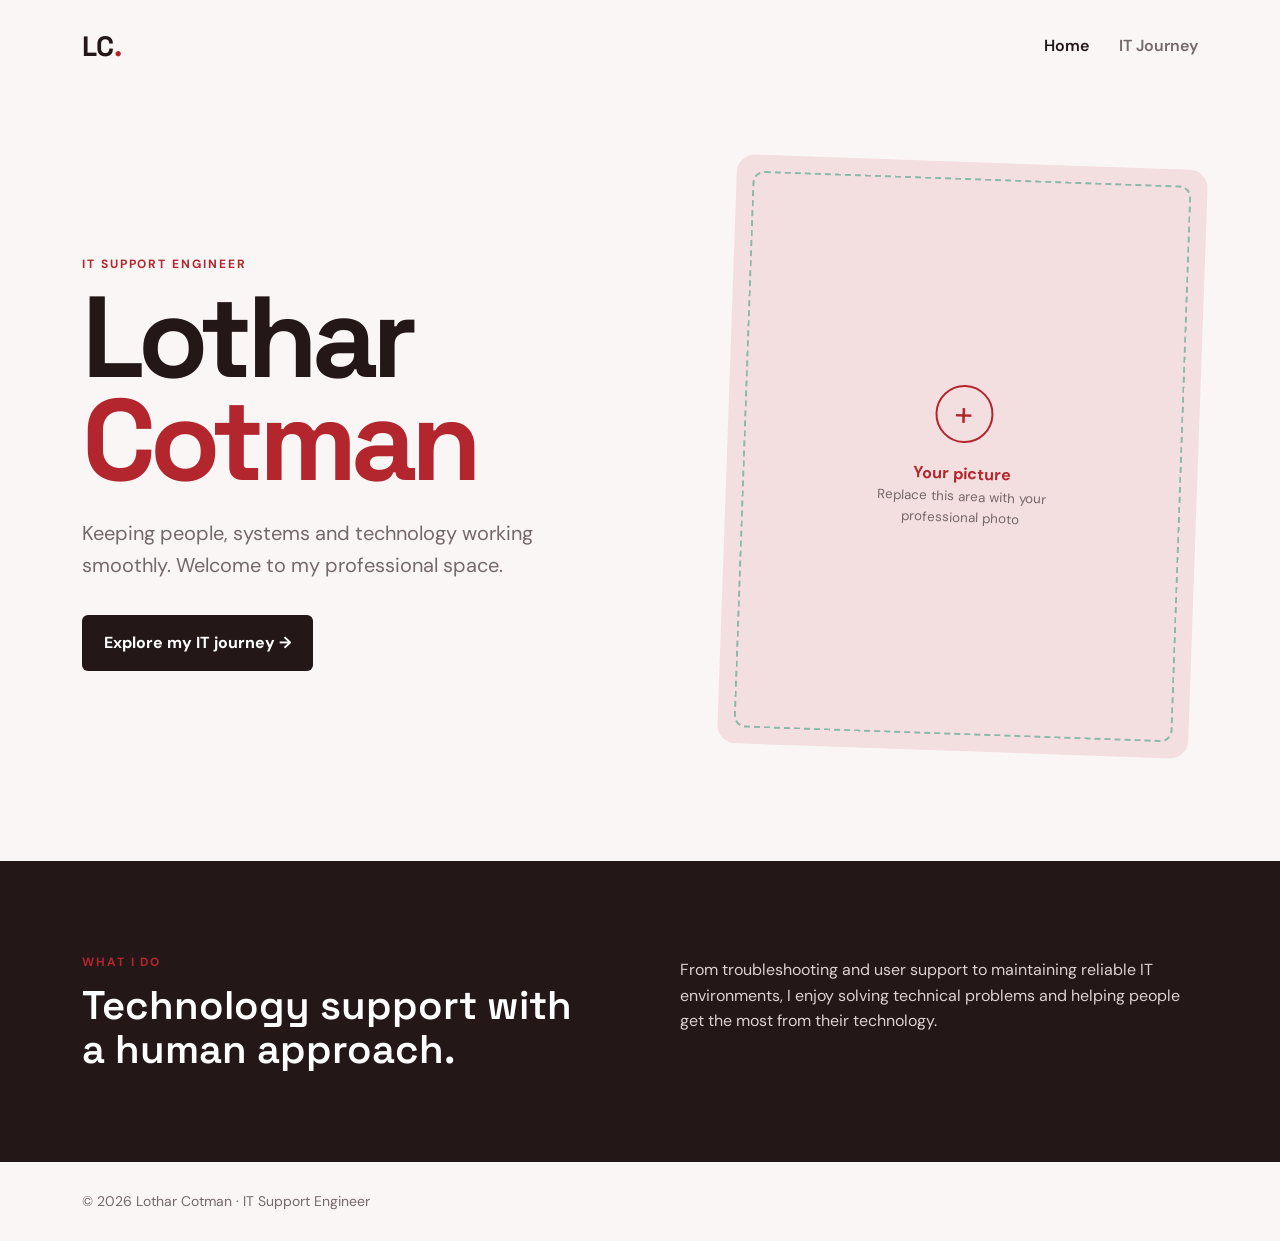
<file: index.html>
<!DOCTYPE html>
<html lang="en">
<head>
  <meta charset="UTF-8">
  <meta name="viewport" content="width=device-width, initial-scale=1.0">
  <title>Lothar Cotman | IT Support Engineerrrrrrr</title>
  <link rel="stylesheet" href="style.css?v=2">
</head>
<body>
  <header class="site-header">
    <a class="logo" href="index.html">LC<span>.</span></a>
    <nav>
      <a class="active" href="index.html">Home</a>
      <a href="journey.html">IT Journey</a>
    </nav>
  </header>

  <main class="hero">
    <section class="hero-copy">
      <p class="eyebrow">IT SUPPORT ENGINEER</p>
      <h1>Lothar<br><span>Cotman</span></h1>
      <p class="intro">
        Keeping people, systems and technology working smoothly.
        Welcome to my professional space.
      </p>
      <a class="button" href="journey.html">Explore my IT journey →</a>
    </section>

    <section class="photo-card" aria-label="Space for a profile picture">
      <div class="photo-placeholder">
        <div class="camera-icon">+</div>
        <p>Your picture</p>
        <small>Replace this area with your professional photo</small>
      </div>
    </section>
  </main>

  <section class="quick-intro">
    <div>
      <p class="eyebrow">WHAT I DO</p>
      <h2>Technology support with a human approach.</h2>
    </div>
    <p>
      From troubleshooting and user support to maintaining reliable IT
      environments, I enjoy solving technical problems and helping people
      get the most from their technology.
    </p>
  </section>

  <footer>© 2026 Lothar Cotman · IT Support Engineer</footer>
</body>
</html>
</file>
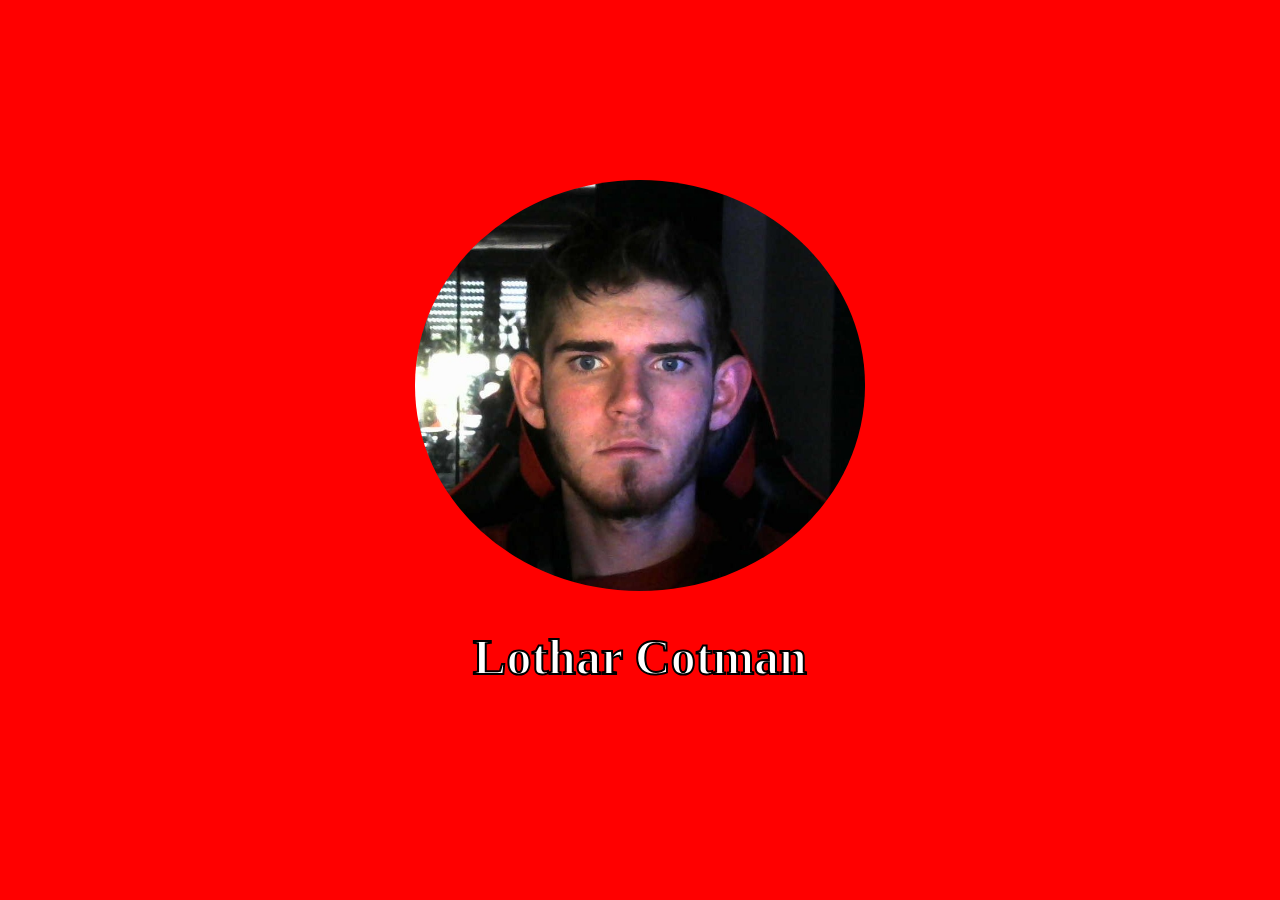
<file: gqjgzqhgzq.html>
<!DOCTYPE html>
<html lang="en">
<head>
    <meta charset="UTF-8">
    <meta name="viewport" content="width=device-width, initial-scale=1.0">
    <title>Lothar Cotman</title>
    <style>
        body {
            background-color: red;
            display: flex;
            justify-content: center;
            align-items: center;
            height: 100vh;
            margin: 0;
        }
        img {
            width: 450px; /* Adjust size as needed */
            border-radius: 50%;
        }
        h1 {
            font-size: 50px;
            font-weight: bold;
            text-align: center;
            color: white;
            /* text-shadow: 1px 1px 0 black; */
            -webkit-text-stroke-color: black;
            -webkit-text-stroke-width: 2px;
        }
    </style>
</head>
<body>
    <div>
        <img src="LotharImage.jpg" alt="Lothar Cotman">
        <h1>Lothar Cotman</h1>
    </div>
</body>
</html>
</file>
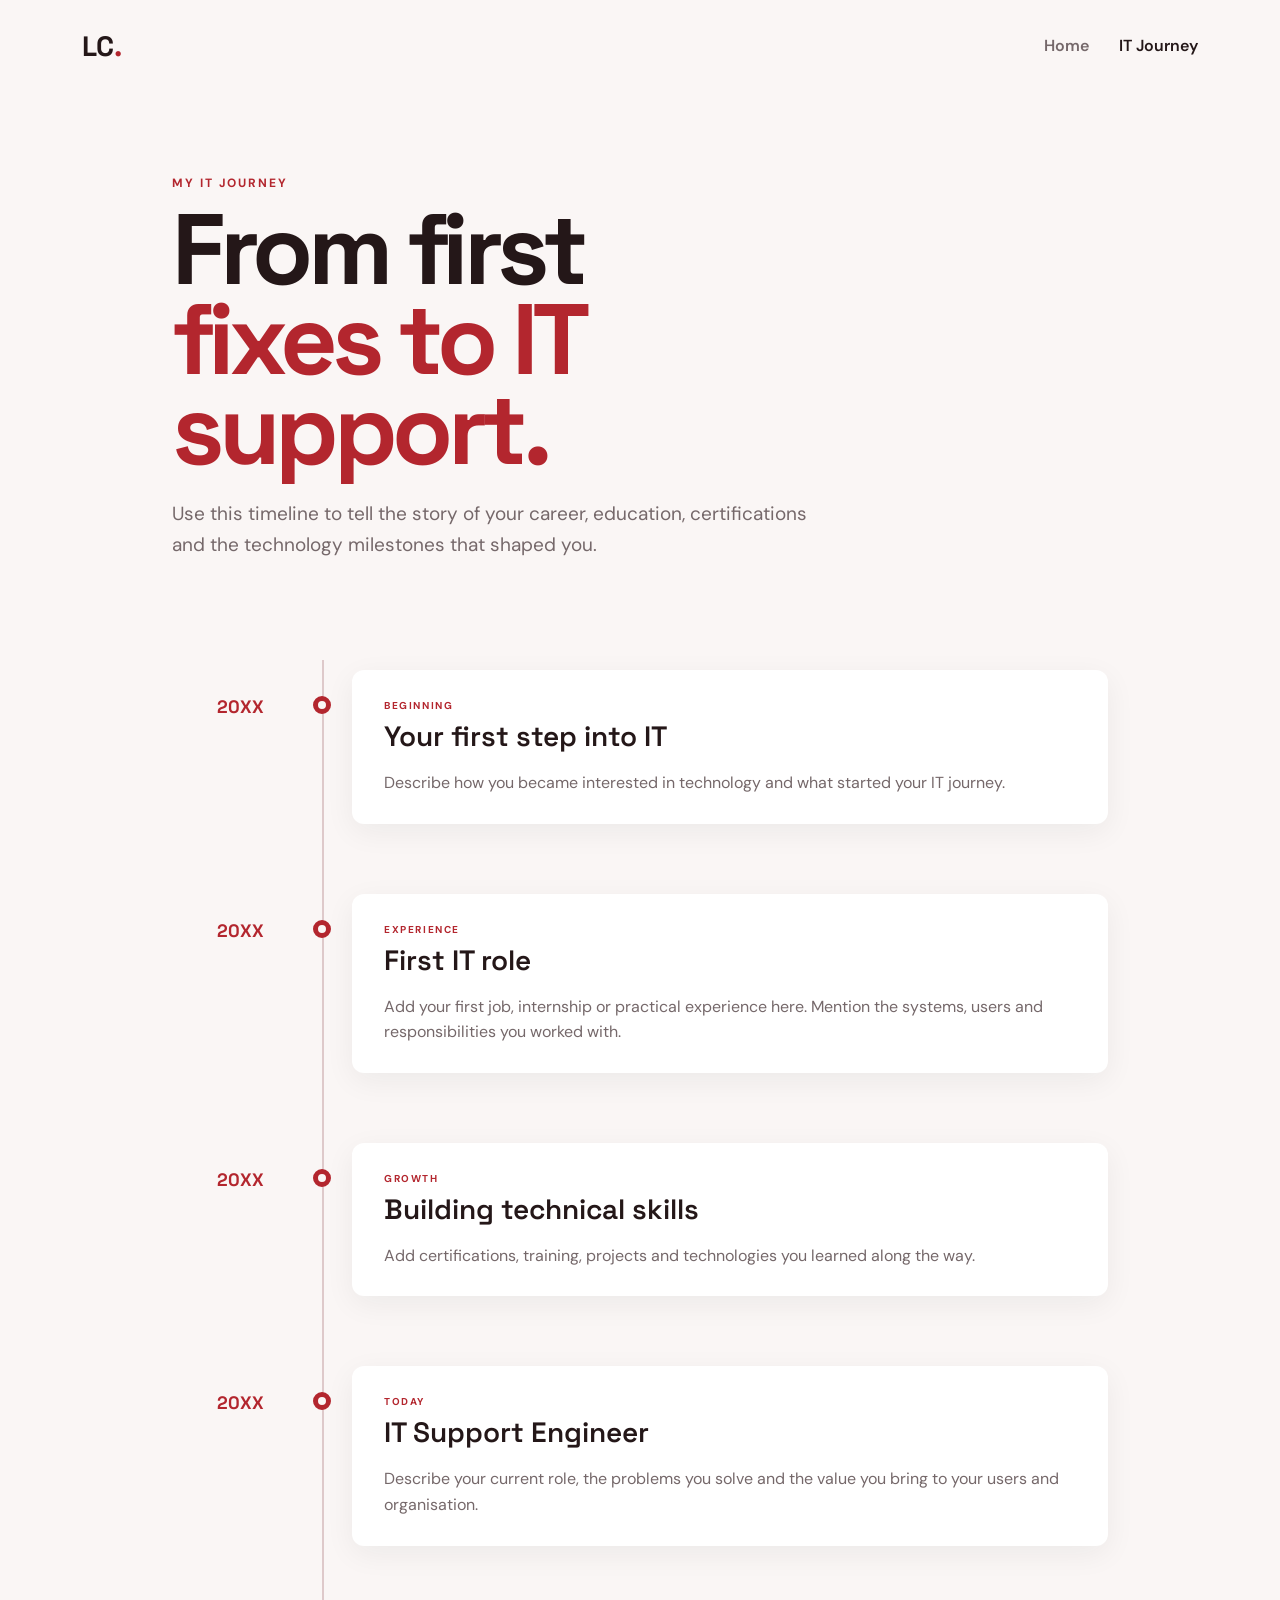
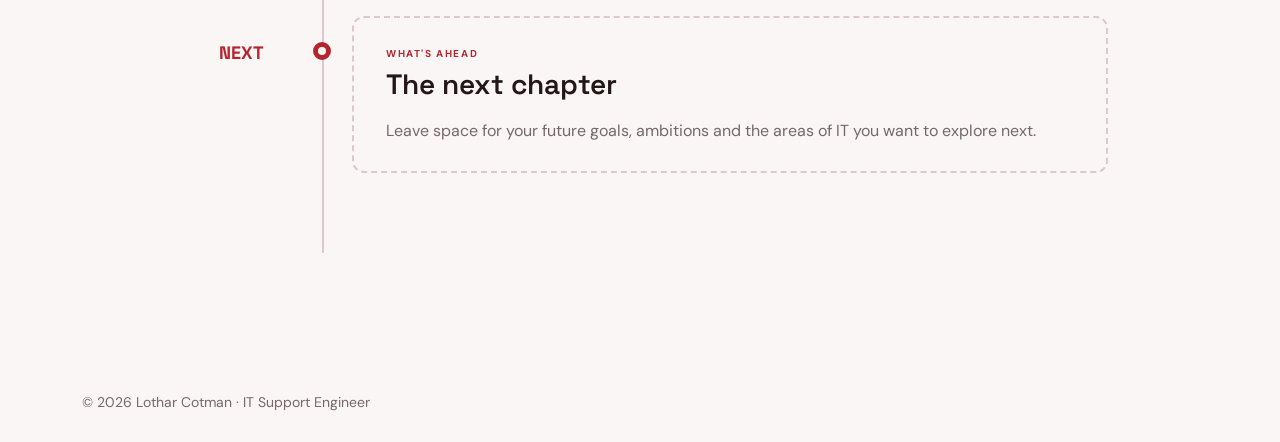
<file: journey.html>
<!DOCTYPE html>
<html lang="en">
<head>
  <meta charset="UTF-8">
  <meta name="viewport" content="width=device-width, initial-scale=1.0">
  <title>IT Journey | Lothar Cotman</title>
  <link rel="stylesheet" href="style.css?v=2">
</head>
<body>
  <header class="site-header">
    <a class="logo" href="index.html">LC<span>.</span></a>
    <nav>
      <a href="index.html">Home</a>
      <a class="active" href="journey.html">IT Journey</a>
    </nav>
  </header>

  <main class="journey-page">
    <section class="page-heading">
      <p class="eyebrow">MY IT JOURNEY</p>
      <h1>From first<br><span>fixes to IT support.</span></h1>
      <p>Use this timeline to tell the story of your career, education, certifications and the technology milestones that shaped you.</p>
    </section>

    <section class="timeline">
      <article class="timeline-item">
        <div class="year">20XX</div>
        <div class="timeline-dot"></div>
        <div class="timeline-card">
          <p class="tag">BEGINNING</p>
          <h2>Your first step into IT</h2>
          <p>Describe how you became interested in technology and what started your IT journey.</p>
        </div>
      </article>

      <article class="timeline-item">
        <div class="year">20XX</div>
        <div class="timeline-dot"></div>
        <div class="timeline-card">
          <p class="tag">EXPERIENCE</p>
          <h2>First IT role</h2>
          <p>Add your first job, internship or practical experience here. Mention the systems, users and responsibilities you worked with.</p>
        </div>
      </article>

      <article class="timeline-item">
        <div class="year">20XX</div>
        <div class="timeline-dot"></div>
        <div class="timeline-card">
          <p class="tag">GROWTH</p>
          <h2>Building technical skills</h2>
          <p>Add certifications, training, projects and technologies you learned along the way.</p>
        </div>
      </article>

      <article class="timeline-item">
        <div class="year">20XX</div>
        <div class="timeline-dot"></div>
        <div class="timeline-card">
          <p class="tag">TODAY</p>
          <h2>IT Support Engineer</h2>
          <p>Describe your current role, the problems you solve and the value you bring to your users and organisation.</p>
        </div>
      </article>

      <article class="timeline-item future">
        <div class="year">NEXT</div>
        <div class="timeline-dot"></div>
        <div class="timeline-card">
          <p class="tag">WHAT'S AHEAD</p>
          <h2>The next chapter</h2>
          <p>Leave space for your future goals, ambitions and the areas of IT you want to explore next.</p>
        </div>
      </article>
    </section>
  </main>

  <footer>© 2026 Lothar Cotman · IT Support Engineer</footer>
</body>
</html>
</file>
<file: style.css>
@import url('https://fonts.googleapis.com/css2?family=DM+Sans:wght@400;500;600;700&family=Space+Grotesk:wght@500;600;700&display=swap');


:root {
  --bg: #faf6f5;
  --ink: #241718;
  --muted: #75686a;
  --accent: #b3262e;
  --accent-light: #f3dfe0;
  --card: #ffffff;
  --line: #dec9ca;
}

* { box-sizing: border-box; }

body {
  margin: 0;
  background: var(--bg);
  color: var(--ink);
  font-family: "DM Sans", sans-serif;
  line-height: 1.6;
}

.site-header {
  max-width: 1180px;
  margin: auto;
  padding: 28px 32px;
  display: flex;
  justify-content: space-between;
  align-items: center;
}

.logo {
  color: var(--ink);
  text-decoration: none;
  font: 700 28px "Space Grotesk", sans-serif;
}

.logo span, h1 span { color: var(--accent); }

nav { display: flex; gap: 30px; }
nav a {
  color: var(--muted);
  text-decoration: none;
  font-weight: 600;
}
nav a:hover, nav a.active { color: var(--ink); }

.hero {
  max-width: 1180px;
  min-height: 690px;
  margin: auto;
  padding: 70px 32px 110px;
  display: grid;
  grid-template-columns: 1fr 0.85fr;
  gap: 90px;
  align-items: center;
}

.eyebrow, .tag {
  color: var(--accent);
  letter-spacing: .16em;
  font-size: 12px;
  font-weight: 700;
}

h1 {
  margin: 10px 0 24px;
  font: 700 clamp(64px, 9vw, 120px)/.9 "Space Grotesk", sans-serif;
  letter-spacing: -.055em;
}

.intro {
  max-width: 520px;
  color: var(--muted);
  font-size: 20px;
  margin-bottom: 34px;
}

.button {
  display: inline-block;
  background: var(--ink);
  color: white;
  text-decoration: none;
  padding: 15px 22px;
  border-radius: 6px;
  font-weight: 700;
}
.button:hover { background: var(--accent); }

.photo-card {
  aspect-ratio: 4/5;
  background: var(--accent-light);
  border-radius: 18px;
  padding: 16px;
  transform: rotate(2deg);
}

.photo-placeholder {
  width: 100%;
  height: 100%;
  border: 2px dashed #8bb8aa;
  border-radius: 12px;
  display: flex;
  flex-direction: column;
  align-items: center;
  justify-content: center;
  text-align: center;
  color: var(--accent);
}

.camera-icon {
  width: 58px;
  height: 58px;
  border: 2px solid var(--accent);
  border-radius: 50%;
  display: grid;
  place-items: center;
  font-size: 34px;
  margin-bottom: 18px;
}

.photo-placeholder p { font-weight: 700; margin: 0; }
.photo-placeholder small { max-width: 190px; color: var(--muted); }

.quick-intro {
  background: var(--ink);
  color: white;
  padding: 80px max(32px, calc((100% - 1116px) / 2));
  display: grid;
  grid-template-columns: 1fr 1fr;
  gap: 80px;
}
.quick-intro h2 {
  font: 600 40px/1.1 "Space Grotesk", sans-serif;
  margin: 10px 0;
}
.quick-intro p:last-child { color: #ded0d1; max-width: 520px; }

footer {
  max-width: 1180px;
  margin: auto;
  padding: 28px 32px;
  color: var(--muted);
  font-size: 14px;
}

/* Journey */
.journey-page {
  max-width: 1000px;
  margin: auto;
  padding: 70px 32px 110px;
}
.page-heading { max-width: 760px; margin-bottom: 100px; }
.page-heading h1 { font-size: clamp(58px, 8vw, 100px); }
.page-heading > p:last-child { color: var(--muted); font-size: 19px; max-width: 650px; }

.timeline {
  position: relative;
  padding: 10px 0;
}
.timeline::before {
  content: "";
  position: absolute;
  left: 150px;
  top: 0;
  bottom: 0;
  width: 2px;
  background: var(--line);
}
.timeline-item {
  position: relative;
  display: grid;
  grid-template-columns: 120px 60px 1fr;
  gap: 0;
  margin-bottom: 70px;
}
.year {
  padding-top: 25px;
  color: var(--accent);
  font: 700 18px "Space Grotesk", sans-serif;
  text-align: right;
  padding-right: 28px;
}
.timeline-dot {
  width: 18px;
  height: 18px;
  background: var(--bg);
  border: 5px solid var(--accent);
  border-radius: 50%;
  margin: 26px auto 0;
  z-index: 1;
}
.timeline-card {
  background: var(--card);
  padding: 28px 32px;
  border-radius: 12px;
  box-shadow: 0 8px 30px rgba(20,34,31,.06);
}
.timeline-card h2 {
  margin: 4px 0 8px;
  font: 600 28px "Space Grotesk", sans-serif;
}
.timeline-card p:last-child { color: var(--muted); margin-bottom: 0; }
.timeline-card .tag { margin: 0; font-size: 10px; }
.future .timeline-card { border: 2px dashed var(--line); background: transparent; box-shadow: none; }

@media (max-width: 760px) {
  .site-header { padding: 22px; }
  nav { gap: 16px; font-size: 14px; }
  .hero { padding: 45px 22px 75px; grid-template-columns: 1fr; gap: 45px; }
  .photo-card { max-width: 430px; width: 100%; margin: auto; }
  .quick-intro { padding: 60px 22px; grid-template-columns: 1fr; gap: 25px; }
  footer { padding: 24px 22px; }
  .journey-page { padding: 45px 22px 75px; }
  .page-heading { margin-bottom: 60px; }
  .timeline::before { left: 10px; }
  .timeline-item { grid-template-columns: 35px 1fr; }
  .year { grid-column: 2; grid-row: 1; text-align: left; padding: 0 0 8px; }
  .timeline-dot { grid-column: 1; grid-row: 2; margin: 30px auto 0; }
  .timeline-card { grid-column: 2; grid-row: 2; padding: 24px; }
}
</file>
